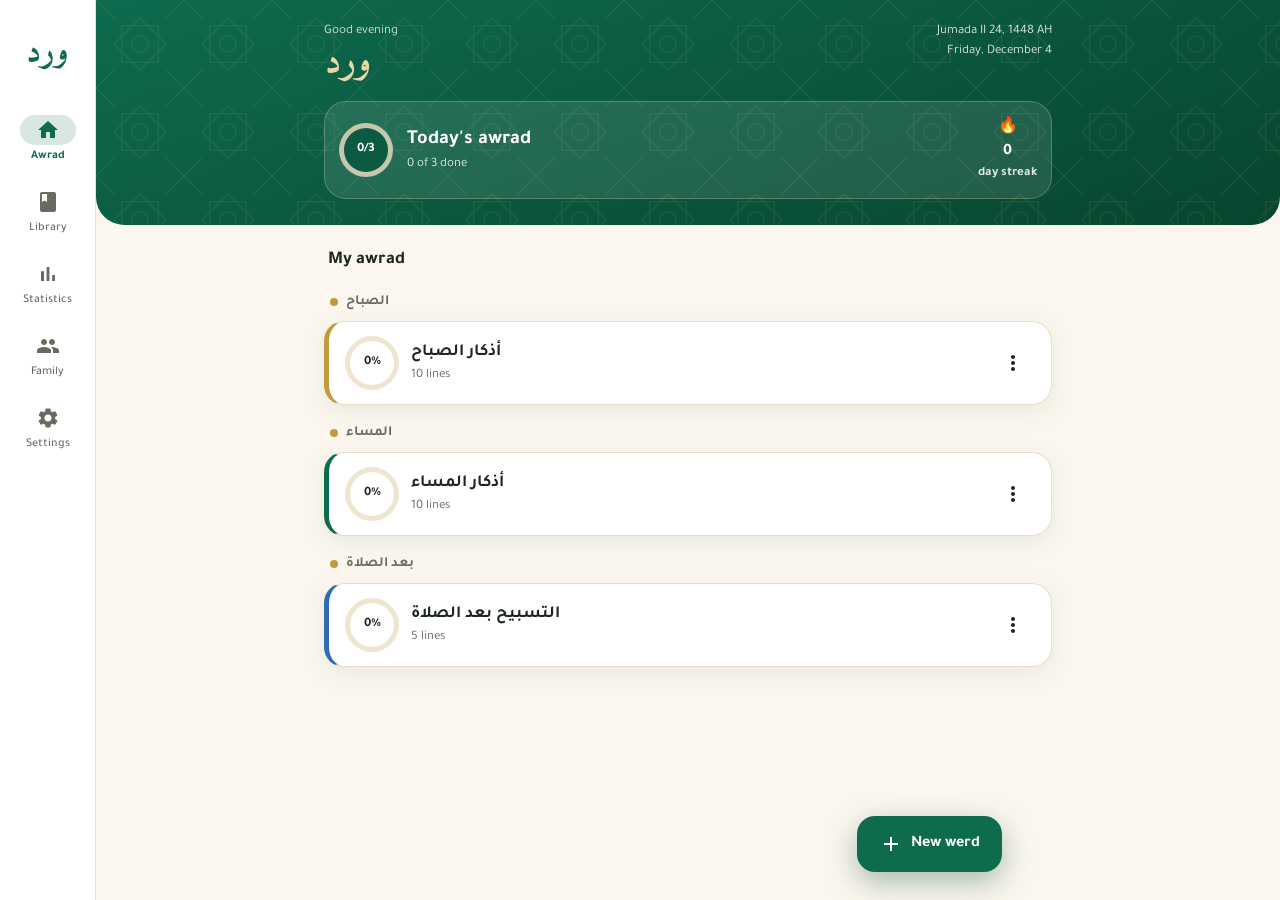
<file: server/web/app/index.html>
<!doctype html>
<html lang="ar" dir="rtl">
<head>
<meta charset="utf-8">
<meta name="viewport" content="width=device-width,initial-scale=1,viewport-fit=cover">
<meta name="theme-color" content="#0E6B4E">
<meta name="description" content="ورد — أورادك اليومية: عدّ وتذكير واستماع">
<title>ورد · Werd</title>
<link rel="manifest" href="manifest.webmanifest">
<link rel="icon" href="icon-192.png">
<link rel="apple-touch-icon" href="icon-192.png">
<link rel="preload" href="fonts/amiri_regular.ttf" as="font" type="font/ttf" crossorigin>
<link rel="stylesheet" href="app.css">
</head>
<body>
<div id="app"><nav id="rail"></nav><main></main></div>
<nav class="bottom"></nav>
<script src="parser.js"></script>
<script src="app.js"></script>
</body>
</html>
</file>
<file: server/web/app/app.css>
@font-face { font-family: Tajawal; font-weight: 400; src: url(fonts/tajawal_regular.ttf); font-display: swap; }
@font-face { font-family: Tajawal; font-weight: 500; src: url(fonts/tajawal_medium.ttf); font-display: swap; }
@font-face { font-family: Tajawal; font-weight: 700; src: url(fonts/tajawal_bold.ttf); font-display: swap; }
@font-face { font-family: Amiri; font-weight: 400; src: url(fonts/amiri_regular.ttf); font-display: swap; }
@font-face { font-family: Amiri; font-weight: 700; src: url(fonts/amiri_bold.ttf); font-display: swap; }

:root {
  --bg: #FBF7EE; --surface: #FFFFFF; --surface2: #F5EEDD; --ink: #1D2520; --muted: #6B6A5E; --line: #EADFC4;
  --primary: #0E6B4E; --primary-ink: #FFFFFF; --deep: #08452F; --gold: #C19A3E; --gold-soft: #E9D7A6;
  --done: #E3F1E8; --danger: #B3261E; --chip: #F3EAD5; --shadow: 0 6px 24px rgba(8, 69, 47, .08);
  --radius: 20px; --nav-h: 68px;
  color-scheme: light;
}
:root[data-theme="dark"] {
  --bg: #0F1513; --surface: #172019; --surface2: #1D2A23; --ink: #ECE7DA; --muted: #A9A99A; --line: #2B3A32;
  --primary: #4FB08A; --primary-ink: #06261A; --deep: #0B3A28; --gold: #D8B65C; --gold-soft: #4A3F22;
  --done: #1B3328; --danger: #F2B8B5; --chip: #24322A; --shadow: 0 6px 24px rgba(0, 0, 0, .35);
  color-scheme: dark;
}
* { box-sizing: border-box; -webkit-tap-highlight-color: transparent; }
html, body { margin: 0; height: 100%; }
body { background: var(--bg); color: var(--ink); font-family: Tajawal, system-ui, "Segoe UI", Tahoma, sans-serif; font-size: 16px; line-height: 1.5; }
button, input, select, textarea { font: inherit; color: inherit; }
a { color: var(--primary); }
.hidden { display: none !important; }

/* ---------------------------------------------------------------- layout */
#app { min-height: 100%; display: flex; }
#rail { display: none; }
main { flex: 1; min-width: 0; padding-bottom: calc(var(--nav-h) + 24px + env(safe-area-inset-bottom)); }
.page { max-width: 760px; margin: 0 auto; padding: 0 16px; }
nav.bottom { position: fixed; inset: auto 0 0 0; height: calc(var(--nav-h) + env(safe-area-inset-bottom)); padding-bottom: env(safe-area-inset-bottom);
  background: var(--surface); border-top: 1px solid var(--line); display: flex; z-index: 20; }
nav.bottom a, #rail a { flex: 1; display: flex; flex-direction: column; align-items: center; justify-content: center; gap: 2px; text-decoration: none;
  color: var(--muted); font-size: 12px; font-weight: 500; }
nav.bottom a .ic, #rail a .ic { width: 56px; height: 30px; border-radius: 16px; display: grid; place-items: center; }
nav.bottom a.on, #rail a.on { color: var(--primary); font-weight: 700; }
nav.bottom a.on .ic, #rail a.on .ic { background: color-mix(in srgb, var(--primary) 16%, transparent); }
svg.i { width: 24px; height: 24px; fill: currentColor; flex: none; }
@media (min-width: 900px) {
  #rail { display: flex; flex-direction: column; gap: 6px; width: 96px; padding: 20px 0; position: sticky; top: 0; height: 100vh;
    background: var(--surface); border-inline-end: 1px solid var(--line); }
  #rail .logo { text-decoration: none; display: block; font-family: Amiri; font-weight: 700; font-size: 34px; color: var(--primary); text-align: center; margin-bottom: 14px; }
  #rail a { flex: none; padding: 8px 0; }
  nav.bottom { display: none; }
  main { padding-bottom: 40px; }
  .fab { bottom: 28px !important; }
}

/* ---------------------------------------------------------------- header */
.hero { background: linear-gradient(160deg, #0E6B4E, #08452F); color: #fff; border-radius: 0 0 28px 28px; padding: 22px 20px 26px; position: relative; overflow: hidden; }
.hero::before { content: ""; position: absolute; inset: 0; opacity: .09; background-size: 88px;
  background-image: url("data:image/svg+xml,%3Csvg xmlns='http://www.w3.org/2000/svg' width='120' height='120' viewBox='0 0 120 120'%3E%3Cg fill='none' stroke='%23E9D7A6' stroke-width='1.6'%3E%3Crect x='35' y='35' width='50' height='50'/%3E%3Crect x='35' y='35' width='50' height='50' transform='rotate(45 60 60)'/%3E%3Ccircle cx='60' cy='60' r='11'/%3E%3Cpath d='M0 0L25 25M120 0L95 25M0 120L25 95M120 120L95 95'/%3E%3C/g%3E%3C/svg%3E"); }
.hero > * { position: relative; }
.hero .top { display: flex; justify-content: space-between; align-items: flex-start; gap: 12px; }
.hero h1 { margin: 0; font-family: Amiri; font-weight: 700; font-size: 38px; line-height: 1.1; color: var(--gold-soft); }
:root[data-theme="dark"] .hero h1 { color: #E9D7A6; }
.hero .date { font-size: 13px; opacity: .85; text-align: end; }
.hero .greet { font-size: 13px; opacity: .8; }
.today { margin-top: 18px; background: rgba(255,255,255,.1); border: 1px solid rgba(233,215,166,.28); border-radius: 22px; padding: 14px; display: flex; align-items: center; gap: 14px; }
.today .big { font-size: 20px; font-weight: 700; }
.today .sub { font-size: 13px; opacity: .85; }
.today .streak { margin-inline-start: auto; text-align: center; font-weight: 700; }
.bar { display: flex; align-items: center; gap: 4px; min-height: 60px; padding: 8px 4px; position: sticky; top: 0; background: var(--bg); z-index: 10; }
.bar h2 { margin: 0; font-size: 20px; flex: 1; white-space: nowrap; overflow: hidden; text-overflow: ellipsis; }
.bar .sub { font-size: 13px; color: var(--muted); }
.title { display: flex; align-items: center; gap: 8px; margin: 22px 4px 10px; }
.title h3 { margin: 0; font-size: 18px; flex: 1; }

/* ---------------------------------------------------------------- pieces */
.iconbtn { width: 44px; height: 44px; border-radius: 50%; border: 0; background: transparent; display: grid; place-items: center; cursor: pointer; color: var(--ink); flex: none; }
.iconbtn:hover { background: var(--chip); }
.iconbtn:disabled { opacity: .35; cursor: default; }
.btn { border: 0; border-radius: 999px; padding: 10px 20px; background: var(--primary); color: var(--primary-ink); font-weight: 700; cursor: pointer; display: inline-flex; align-items: center; gap: 8px; }
.btn.tonal { background: color-mix(in srgb, var(--primary) 14%, transparent); color: var(--primary); }
.btn.ghost { background: transparent; color: var(--primary); border: 1px solid var(--line); }
.btn.danger { background: transparent; color: var(--danger); border: 1px solid color-mix(in srgb, var(--danger) 40%, transparent); }
.btn:disabled { opacity: .45; cursor: default; }
.btn.small { padding: 6px 14px; font-size: 14px; }
.card { background: var(--surface); border: 1px solid var(--line); border-radius: var(--radius); padding: 14px 16px; box-shadow: var(--shadow); }
.card + .card { margin-top: 10px; }
.stack > * + * { margin-top: 10px; }
.row { display: flex; align-items: center; gap: 10px; }
.grow { flex: 1; min-width: 0; }
.muted { color: var(--muted); }
.small { font-size: 13px; }
.pill { display: inline-block; font-size: 12px; font-weight: 700; padding: 2px 10px; border-radius: 999px; background: var(--chip); color: var(--ink); }
.pill.gold { background: color-mix(in srgb, var(--gold) 22%, transparent); }
.chips { display: flex; gap: 8px; overflow-x: auto; padding: 4px 2px 8px; scrollbar-width: none; }
.chip { flex: none; border: 1px solid var(--line); background: var(--surface); border-radius: 999px; padding: 6px 14px; cursor: pointer; font-size: 14px; }
.chip.on { background: color-mix(in srgb, var(--primary) 16%, transparent); border-color: var(--primary); color: var(--primary); font-weight: 700; }
.field { display: block; margin: 10px 0; }
.field > span { display: block; font-size: 13px; color: var(--muted); margin-bottom: 4px; }
input[type=text], input[type=search], input[type=number], input[type=url], select, textarea {
  width: 100%; border: 1px solid var(--line); background: var(--surface); border-radius: 14px; padding: 11px 14px; outline: none; }
input:focus, select:focus, textarea:focus { border-color: var(--primary); box-shadow: 0 0 0 3px color-mix(in srgb, var(--primary) 18%, transparent); }
textarea { min-height: 180px; resize: vertical; font-family: Amiri, Tajawal, serif; font-size: 19px; line-height: 1.8; }
.switch { position: relative; width: 52px; height: 32px; flex: none; }
.switch input { opacity: 0; width: 0; height: 0; }
.switch span { position: absolute; inset: 0; border-radius: 999px; background: var(--line); transition: .2s; cursor: pointer; }
.switch span::after { content: ""; position: absolute; top: 4px; inset-inline-start: 4px; width: 24px; height: 24px; border-radius: 50%; background: #fff; transition: .2s; box-shadow: 0 1px 3px rgba(0,0,0,.25); }
.switch input:checked + span { background: var(--primary); }
.switch input:checked + span::after { inset-inline-start: 24px; }
.setting { display: flex; align-items: center; gap: 12px; padding: 12px 0; border-top: 1px solid var(--line); }
.setting:first-of-type { border-top: 0; }
.ring { --p: 0; --c: var(--primary); width: 54px; height: 54px; border-radius: 50%; flex: none; display: grid; place-items: center;
  background: conic-gradient(var(--c) calc(var(--p) * 1%), color-mix(in srgb, var(--line) 80%, transparent) 0); }
.ring > div { width: calc(100% - 10px); height: calc(100% - 10px); border-radius: 50%; background: var(--surface); display: grid; place-items: center; font-size: 13px; font-weight: 700; }
.hero .ring > div { background: #0C5A41; color: #fff; }
.progress { height: 6px; border-radius: 3px; background: var(--line); overflow: hidden; }
.progress > div { height: 100%; background: var(--primary); border-radius: 3px; transition: width .3s; }
.empty { text-align: center; padding: 40px 16px; color: var(--muted); }
.empty .big { font-family: Amiri; font-size: 30px; color: var(--gold); }

/* ---------------------------------------------------------------- awrad */
.werd { display: flex; align-items: center; gap: 12px; cursor: pointer; border-inline-start: 5px solid var(--accent, var(--primary)); }
.werd.done { background: var(--done); }
.werd h4 { margin: 0; font-size: 17px; font-weight: 700; }
.werd .meta { font-size: 13px; color: var(--muted); }
.group-h { display: flex; align-items: center; gap: 8px; margin: 18px 6px 8px; font-weight: 700; color: var(--muted); font-size: 14px; }
.group-h::before { content: ""; width: 8px; height: 8px; border-radius: 50%; background: var(--gold); }
.fab { position: fixed; bottom: calc(var(--nav-h) + 18px + env(safe-area-inset-bottom)); right: max(18px, calc(50% - 380px + 18px)); z-index: 15;
  border: 0; border-radius: 18px; padding: 16px 22px; background: var(--primary); color: var(--primary-ink); font-weight: 700; display: flex; gap: 8px; align-items: center;
  box-shadow: 0 10px 30px rgba(8, 69, 47, .35); cursor: pointer; }
.inbox { border: 2px solid var(--gold); background: color-mix(in srgb, var(--gold) 8%, var(--surface)); }

/* ---------------------------------------------------------------- reader */
.line { cursor: pointer; transition: background .2s; user-select: none; -webkit-user-select: none; }
.line.done { background: var(--done); }
.line.speaking { border: 2px solid var(--gold); }
.line .num { width: 26px; height: 26px; border-radius: 50%; background: color-mix(in srgb, var(--gold) 16%, transparent); color: var(--gold); font-size: 12px; font-weight: 700; display: grid; place-items: center; }
.ar { font-family: Amiri, serif; direction: rtl; unicode-bidi: plaintext; text-align: start; }
.line .ar { font-size: calc(21px * var(--fs, 1)); line-height: 1.85; margin: 6px 0 8px; }
.line.done .ar { opacity: .62; }
.count { font-size: 26px; font-weight: 700; }
.count small { font-size: 14px; color: var(--muted); font-weight: 400; }
.plus { width: 48px; height: 48px; border-radius: 50%; border: 0; background: var(--accent, var(--primary)); color: #fff; display: grid; place-items: center; cursor: pointer; flex: none; }
.plus:disabled { background: color-mix(in srgb, var(--accent, var(--primary)) 22%, transparent); color: var(--accent, var(--primary)); }
.minus { width: 40px; height: 40px; border-radius: 50%; border: 1px solid var(--line); background: transparent; display: grid; place-items: center; cursor: pointer; color: var(--ink); }
.focus { display: flex; flex-direction: column; height: calc(100vh - 60px - var(--nav-h) - 80px); min-height: 420px; }
.focus .text { flex: 1; overflow-y: auto; position: relative; padding: 10px 4px; display: flex; }
.focus .text .ar { margin: auto; text-align: center; font-size: calc(26px * var(--fs, 1)); line-height: 1.9; }
.focus .more { position: sticky; bottom: 0; align-self: flex-end; margin: 0 auto; }
.focus .counter { display: flex; align-items: center; justify-content: center; gap: 24px; padding: 10px 0; }
.tap { width: min(168px, 30vh); height: min(168px, 30vh); border-radius: 50%; border: 2px solid color-mix(in srgb, var(--accent, var(--primary)) 40%, transparent);
  background: var(--surface); cursor: pointer; display: grid; place-items: center; transition: transform .08s; }
.tap:active { transform: scale(.95); }
.tap .ring { width: calc(100% - 12px); height: calc(100% - 12px); --c: var(--accent, var(--primary)); }
.tap .ring > div { width: calc(100% - 18px); height: calc(100% - 18px); flex-direction: column; font-size: 44px; color: var(--accent, var(--primary)); line-height: 1; display: flex; justify-content: center; }
.tap .ring > div small { font-size: 15px; color: var(--muted); font-weight: 500; }
.tts { position: fixed; inset: auto 0 calc(var(--nav-h) + env(safe-area-inset-bottom)) 0; z-index: 14; background: var(--surface); border-top: 1px solid var(--line);
  box-shadow: 0 -6px 20px rgba(0,0,0,.06); }
@media (min-width: 900px) { .tts { inset-inline-start: 96px; bottom: 0; } }
.tts .page { display: flex; align-items: center; gap: 10px; padding: 8px 16px; }
.play { width: 46px; height: 46px; border-radius: 50%; border: 0; background: var(--primary); color: var(--primary-ink); display: grid; place-items: center; cursor: pointer; flex: none; }
.reader-pad { padding-bottom: 80px; }

/* ---------------------------------------------------------------- dialogs, toasts */
dialog { border: 0; border-radius: 28px; padding: 22px; background: var(--surface); color: var(--ink); width: min(520px, calc(100vw - 32px)); max-height: 86vh; overflow: auto; box-shadow: 0 30px 80px rgba(0,0,0,.35); }
dialog::backdrop { background: rgba(10, 20, 15, .45); }
dialog h3 { margin: 0 0 10px; font-size: 20px; }
dialog .actions { display: flex; justify-content: flex-end; gap: 8px; margin-top: 18px; flex-wrap: wrap; }
#toast { position: fixed; left: 50%; transform: translateX(-50%); bottom: calc(var(--nav-h) + 90px); background: #1D2520; color: #fff; padding: 12px 20px; border-radius: 14px;
  z-index: 50; max-width: calc(100vw - 32px); box-shadow: 0 10px 30px rgba(0,0,0,.3); }
.menu { position: absolute; z-index: 40; background: var(--surface); border: 1px solid var(--line); border-radius: 14px; box-shadow: 0 12px 40px rgba(0,0,0,.18); padding: 6px; min-width: 200px; }
.menu button { display: flex; width: 100%; gap: 10px; align-items: center; border: 0; background: transparent; padding: 10px 12px; border-radius: 10px; cursor: pointer; text-align: start; }
.menu button:hover { background: var(--chip); }
.menu button.danger { color: var(--danger); }

/* ---------------------------------------------------------------- editor */
.edit-line { display: flex; gap: 8px; align-items: flex-start; }
.edit-line textarea { min-height: 54px; font-size: 18px; padding: 8px 12px; }
.stepper { display: flex; align-items: center; gap: 2px; border: 1px solid var(--line); border-radius: 12px; padding: 2px; flex: none; }
.stepper input { width: 56px; border: 0; text-align: center; padding: 6px 0; background: transparent; box-shadow: none !important; }
.stepper button { width: 30px; height: 30px; border: 0; border-radius: 8px; background: transparent; cursor: pointer; font-size: 18px; color: var(--primary); }
.days { display: flex; gap: 6px; flex-wrap: wrap; }
.days button { width: 44px; height: 44px; border-radius: 50%; border: 1px solid var(--line); background: var(--surface); cursor: pointer; font-size: 13px; }
.days button.on { background: var(--primary); color: var(--primary-ink); border-color: var(--primary); }
.colors { display: flex; gap: 10px; }
.colors button { width: 34px; height: 34px; border-radius: 50%; border: 3px solid transparent; cursor: pointer; }
.colors button.on { border-color: var(--ink); }

/* ---------------------------------------------------------------- stats */
.stats-grid { display: grid; grid-template-columns: repeat(2, 1fr); gap: 10px; }
@media (min-width: 600px) { .stats-grid { grid-template-columns: repeat(4, 1fr); } }
.stat .n { font-size: 26px; font-weight: 700; color: var(--primary); }
.heat { display: grid; grid-template-columns: repeat(10, 1fr); gap: 4px; }
.heat div { aspect-ratio: 1; border-radius: 4px; background: var(--line); }
.bars { display: flex; align-items: flex-end; gap: 6px; height: 120px; padding-top: 8px; }
.bars > div { flex: 1; display: flex; flex-direction: column; align-items: center; gap: 4px; height: 100%; justify-content: flex-end; font-size: 11px; color: var(--muted); }
.bars .b { width: 100%; max-width: 28px; border-radius: 6px 6px 3px 3px; background: var(--primary); min-height: 3px; }

/* ---------------------------------------------------------------- celebration */
.celebrate { text-align: center; }
.celebrate .stars { color: var(--gold); font-size: 22px; letter-spacing: 6px; }
.celebrate .ar { text-align: center; font-size: 26px; color: var(--primary); margin: 10px 0; }
</file>
